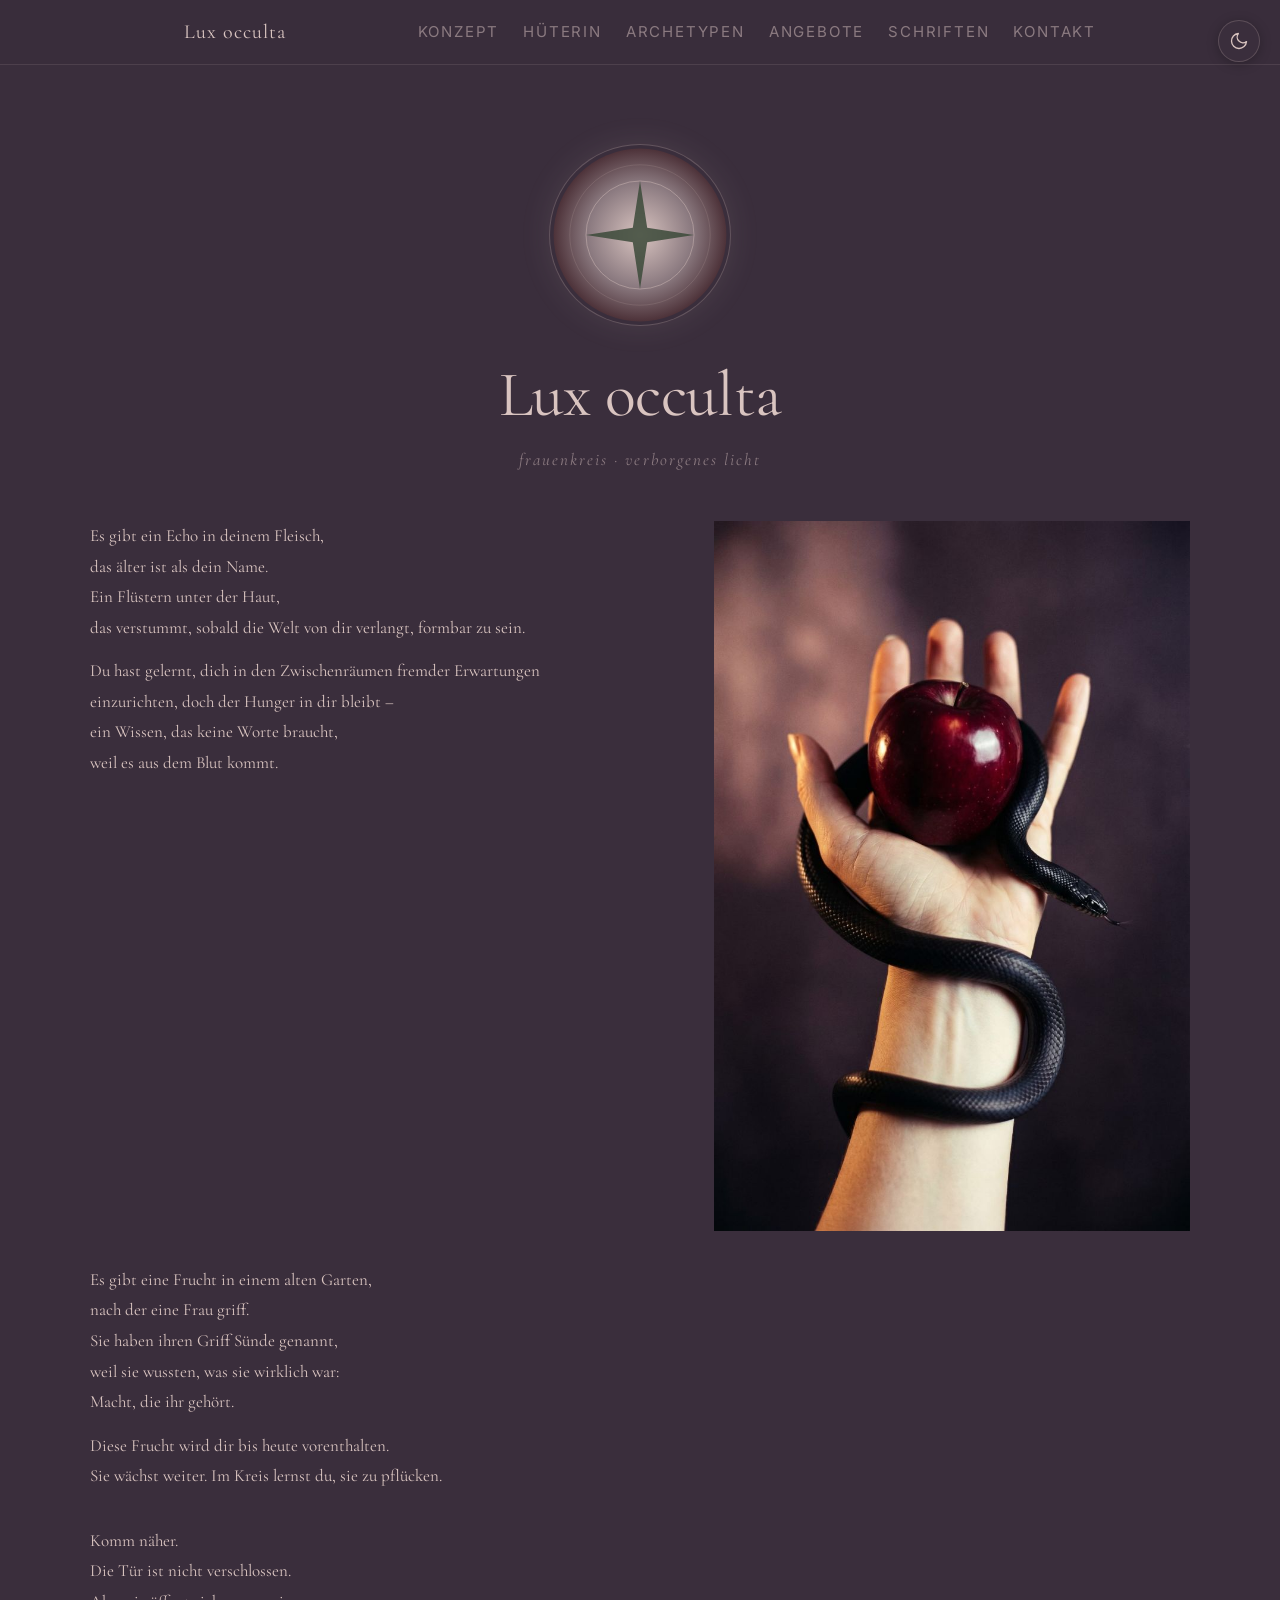
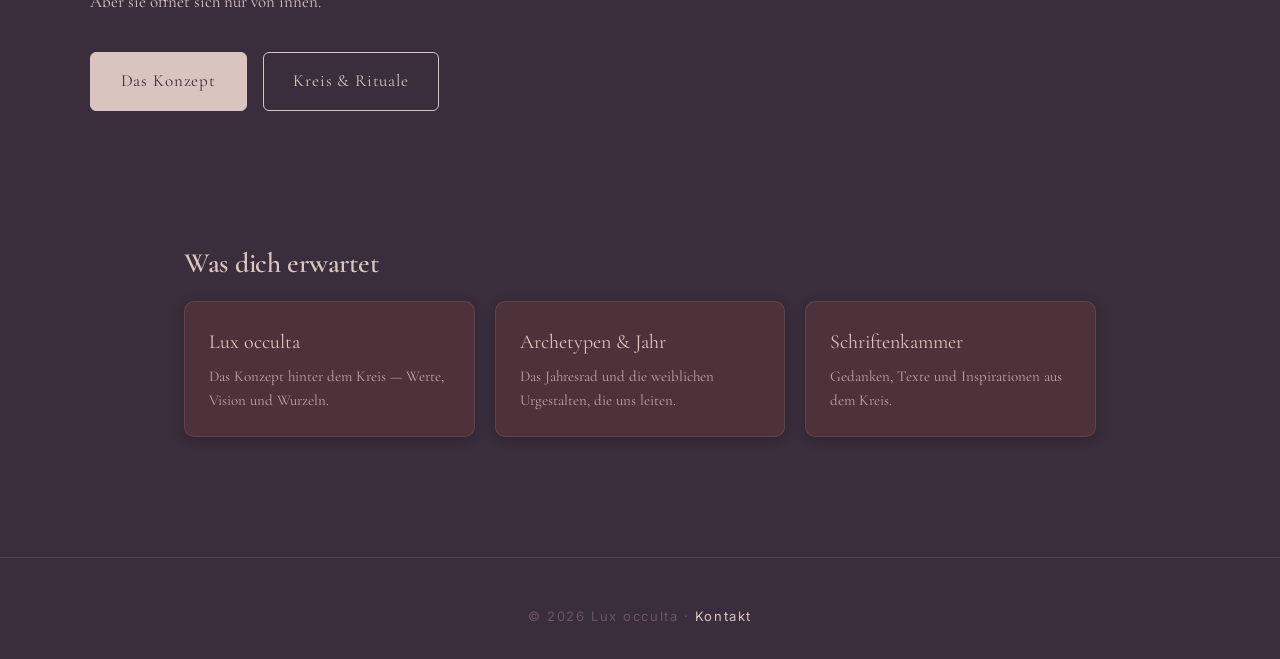
<file: index.html>
<!DOCTYPE html>
<html lang="de">
<head>
  <meta charset="UTF-8" />
  <meta name="viewport" content="width=device-width, initial-scale=1.0" />
  <title>Lux occulta — Frauenkreis</title>
  <meta name="description" content="Lux occulta – ein Frauenkreis für Begegnung, Reflexion und gemeinsames Wachsen." />
  <link rel="preconnect" href="https://fonts.googleapis.com" />
  <link rel="preconnect" href="https://fonts.gstatic.com" crossorigin />
  <link href="https://fonts.googleapis.com/css2?family=Cormorant+Garamond:ital,wght@0,400;0,600;1,400&family=Inter:wght@300;400;500&display=swap" rel="stylesheet" />
  <link rel="stylesheet" href="styles.css" />
  <script src="script.js"></script>
</head>
<body>
  <button class="theme-toggle" id="theme-toggle" aria-label="Farbschema wechseln" title="Farbschema wechseln">
    <svg class="icon-moon" viewBox="0 0 24 24" fill="none" stroke="currentColor" stroke-width="1.6" stroke-linecap="round" stroke-linejoin="round" aria-hidden="true"><path d="M21 12.79A9 9 0 1 1 11.21 3 7 7 0 0 0 21 12.79z" /></svg>
    <svg class="icon-sun" viewBox="0 0 24 24" fill="none" stroke="currentColor" stroke-width="1.6" stroke-linecap="round" stroke-linejoin="round" aria-hidden="true"><circle cx="12" cy="12" r="4" /><path d="M12 2v2M12 20v2M4.93 4.93l1.41 1.41M17.66 17.66l1.41 1.41M2 12h2M20 12h2M4.93 19.07l1.41-1.41M17.66 6.34l1.41-1.41" /></svg>
  </button>

  <nav class="site-nav">
    <div class="nav-inner">
      <a class="nav-brand" href="index.html">Lux occulta</a>
      <ul class="nav-links">
        <li><a href="konzept.html">Konzept</a></li>
        <li><a href="hueterin.html">Hüterin</a></li>
        <li><a href="archetypen.html">Archetypen</a></li>
        <li><a href="angebote.html">Angebote</a></li>
        <li><a href="schriftenkammer.html">Schriften</a></li>
        <li><a href="kontakt.html">Kontakt</a></li>
      </ul>
    </div>
  </nav>

  <main>
    <header class="hero">
      <div class="avatar" aria-label="Avatar Lux occulta">
        <svg viewBox="0 0 200 200" xmlns="http://www.w3.org/2000/svg" role="img" aria-hidden="true">
          <defs>
            <radialGradient id="moonGlow" cx="50%" cy="50%" r="50%">
              <stop offset="0%" style="stop-color: var(--text-primary)" />
              <stop offset="60%" style="stop-color: var(--text-secondary)" />
              <stop offset="100%" style="stop-color: var(--bg-secondary)" />
            </radialGradient>
          </defs>
          <circle cx="100" cy="100" r="96" fill="url(#moonGlow)" />
          <circle class="avatar-ring" cx="100" cy="100" r="60" fill="none" stroke-width="0.8" opacity="0.6" />
          <circle class="avatar-ring" cx="100" cy="100" r="78" fill="none" stroke-width="0.4" opacity="0.4" />
          <path class="avatar-star" d="M100 40 L108 92 L160 100 L108 108 L100 160 L92 108 L40 100 L92 92 Z" opacity="0.85" />
        </svg>
      </div>
      <h1 class="brand">Lux occulta</h1>
      <p class="tagline">Frauenkreis · Verborgenes Licht</p>

      <div class="hero-poem">
        <div class="strophe">
          <p>
            Es gibt ein Echo in deinem Fleisch,<br />
            das älter ist als dein Name.<br />
            Ein Flüstern unter der Haut,<br />
            das verstummt, sobald die Welt von dir verlangt, formbar zu sein.
          </p>
          <p>
            Du hast gelernt, dich in den Zwischenräumen fremder Erwartungen<br />
            einzurichten, doch der Hunger in dir bleibt –<br />
            ein Wissen, das keine Worte braucht,<br />
            weil es aus dem Blut kommt.
          </p>
        </div>

        <div class="strophe">
          <p>
            Es gibt eine Frucht in einem alten Garten,<br />
            nach der eine Frau griff.<br />
            Sie haben ihren Griff Sünde genannt,<br />
            weil sie wussten, was sie wirklich war:<br />
            Macht, die ihr gehört.
          </p>
          <p>
            Diese Frucht wird dir bis heute vorenthalten.<br />
            Sie wächst weiter. Im Kreis lernst du, sie zu pflücken.
          </p>
        </div>

        <picture class="hero-image">
          <img
            src="public/images/apfel-schlange.jpg"
            srcset="public/images/apfel-schlange-800.jpg 800w, public/images/apfel-schlange.jpg 1200w"
            sizes="(max-width: 767px) 100vw, 42vw"
            alt="Hand hält Apfel, schwarze Schlange um das Handgelenk gewunden"
            loading="lazy"
            decoding="async"
            width="1200"
            height="1789"
          />
        </picture>

        <div class="strophe">
          <p>
            Komm näher.<br />
            Die Tür ist nicht verschlossen.<br />
            Aber sie öffnet sich nur von innen.
          </p>
        </div>

        <div class="cta-row">
          <a class="btn-primary" href="konzept.html">Das Konzept</a>
          <a class="btn-secondary" href="angebote.html">Kreis &amp; Rituale</a>
        </div>
      </div>
    </header>

    <div class="container-wide">
      <section>
        <h2>Was dich erwartet</h2>
        <div class="card-grid">
          <a class="card" href="konzept.html">
            <div class="card-title">Lux occulta</div>
            <div class="card-text">Das Konzept hinter dem Kreis — Werte, Vision und Wurzeln.</div>
          </a>
          <a class="card" href="archetypen.html">
            <div class="card-title">Archetypen &amp; Jahr</div>
            <div class="card-text">Das Jahresrad und die weiblichen Urgestalten, die uns leiten.</div>
          </a>
          <a class="card" href="schriftenkammer.html">
            <div class="card-title">Schriftenkammer</div>
            <div class="card-text">Gedanken, Texte und Inspirationen aus dem Kreis.</div>
          </a>
        </div>
      </section>
    </div>
  </main>

  <footer class="site-footer">
    <p>&copy; <span id="year"></span> Lux occulta · <a href="kontakt.html">Kontakt</a></p>
  </footer>
</body>
</html>
</file>
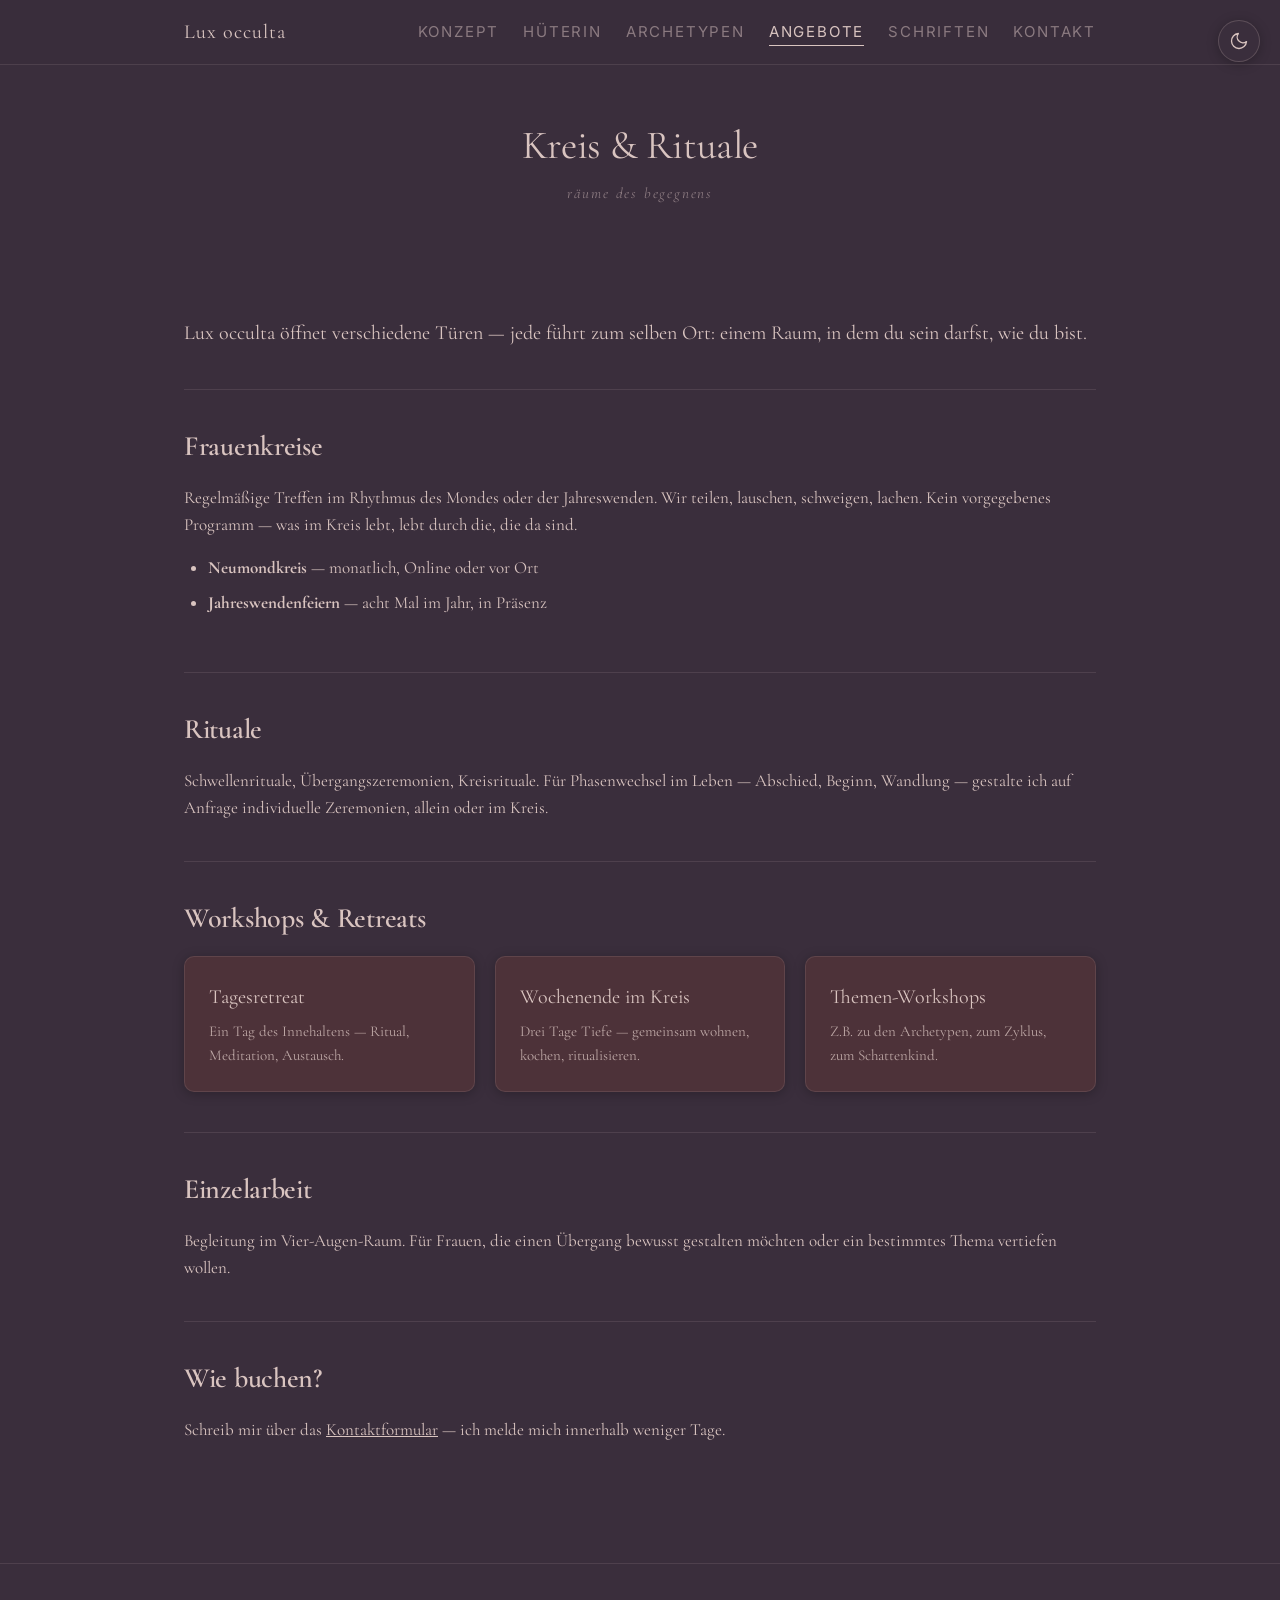
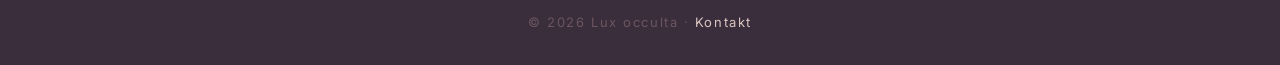
<file: angebote.html>
<!DOCTYPE html>
<html lang="de">
<head>
  <meta charset="UTF-8" />
  <meta name="viewport" content="width=device-width, initial-scale=1.0" />
  <title>Angebote — Lux occulta</title>
  <meta name="description" content="Kreise, Rituale und Begegnungen bei Lux occulta." />
  <link rel="preconnect" href="https://fonts.googleapis.com" />
  <link rel="preconnect" href="https://fonts.gstatic.com" crossorigin />
  <link href="https://fonts.googleapis.com/css2?family=Cormorant+Garamond:ital,wght@0,400;0,600;1,400&family=Inter:wght@300;400;500&display=swap" rel="stylesheet" />
  <link rel="stylesheet" href="styles.css" />
  <script src="script.js"></script>
</head>
<body>
  <button class="theme-toggle" id="theme-toggle" aria-label="Farbschema wechseln" title="Farbschema wechseln">
    <svg class="icon-moon" viewBox="0 0 24 24" fill="none" stroke="currentColor" stroke-width="1.6" stroke-linecap="round" stroke-linejoin="round" aria-hidden="true"><path d="M21 12.79A9 9 0 1 1 11.21 3 7 7 0 0 0 21 12.79z" /></svg>
    <svg class="icon-sun" viewBox="0 0 24 24" fill="none" stroke="currentColor" stroke-width="1.6" stroke-linecap="round" stroke-linejoin="round" aria-hidden="true"><circle cx="12" cy="12" r="4" /><path d="M12 2v2M12 20v2M4.93 4.93l1.41 1.41M17.66 17.66l1.41 1.41M2 12h2M20 12h2M4.93 19.07l1.41-1.41M17.66 6.34l1.41-1.41" /></svg>
  </button>

  <nav class="site-nav">
    <div class="nav-inner">
      <a class="nav-brand" href="index.html">Lux occulta</a>
      <ul class="nav-links">
        <li><a href="konzept.html">Konzept</a></li>
        <li><a href="hueterin.html">Hüterin</a></li>
        <li><a href="archetypen.html">Archetypen</a></li>
        <li><a href="angebote.html">Angebote</a></li>
        <li><a href="schriftenkammer.html">Schriften</a></li>
        <li><a href="kontakt.html">Kontakt</a></li>
      </ul>
    </div>
  </nav>

  <header class="page-header">
    <h1>Kreis &amp; Rituale</h1>
    <p class="subtitle">Räume des Begegnens</p>
  </header>

  <main class="container-wide">
    <section>
      <p class="lead">
        Lux occulta öffnet verschiedene Türen — jede führt zum selben Ort:
        einem Raum, in dem du sein darfst, wie du bist.
      </p>
    </section>

    <section>
      <h2>Frauenkreise</h2>
      <p>
        Regelmäßige Treffen im Rhythmus des Mondes oder der Jahreswenden.
        Wir teilen, lauschen, schweigen, lachen. Kein vorgegebenes Programm —
        was im Kreis lebt, lebt durch die, die da sind.
      </p>
      <ul>
        <li><strong>Neumondkreis</strong> — monatlich, Online oder vor Ort</li>
        <li><strong>Jahreswendenfeiern</strong> — acht Mal im Jahr, in Präsenz</li>
      </ul>
    </section>

    <section>
      <h2>Rituale</h2>
      <p>
        Schwellenrituale, Übergangszeremonien, Kreisrituale.
        Für Phasenwechsel im Leben — Abschied, Beginn, Wandlung — gestalte ich auf
        Anfrage individuelle Zeremonien, allein oder im Kreis.
      </p>
    </section>

    <section>
      <h2>Workshops &amp; Retreats</h2>
      <div class="card-grid">
        <div class="card">
          <div class="card-title">Tagesretreat</div>
          <div class="card-text">Ein Tag des Innehaltens — Ritual, Meditation, Austausch.</div>
        </div>
        <div class="card">
          <div class="card-title">Wochenende im Kreis</div>
          <div class="card-text">Drei Tage Tiefe — gemeinsam wohnen, kochen, ritualisieren.</div>
        </div>
        <div class="card">
          <div class="card-title">Themen-Workshops</div>
          <div class="card-text">Z.B. zu den Archetypen, zum Zyklus, zum Schattenkind.</div>
        </div>
      </div>
    </section>

    <section>
      <h2>Einzelarbeit</h2>
      <p>
        Begleitung im Vier-Augen-Raum. Für Frauen, die einen Übergang bewusst
        gestalten möchten oder ein bestimmtes Thema vertiefen wollen.
      </p>
    </section>

    <section>
      <h2>Wie buchen?</h2>
      <p>
        Schreib mir über das <a href="kontakt.html">Kontaktformular</a> —
        ich melde mich innerhalb weniger Tage.
      </p>
    </section>
  </main>

  <footer class="site-footer">
    <p>&copy; <span id="year"></span> Lux occulta · <a href="kontakt.html">Kontakt</a></p>
  </footer>
</body>
</html>
</file>
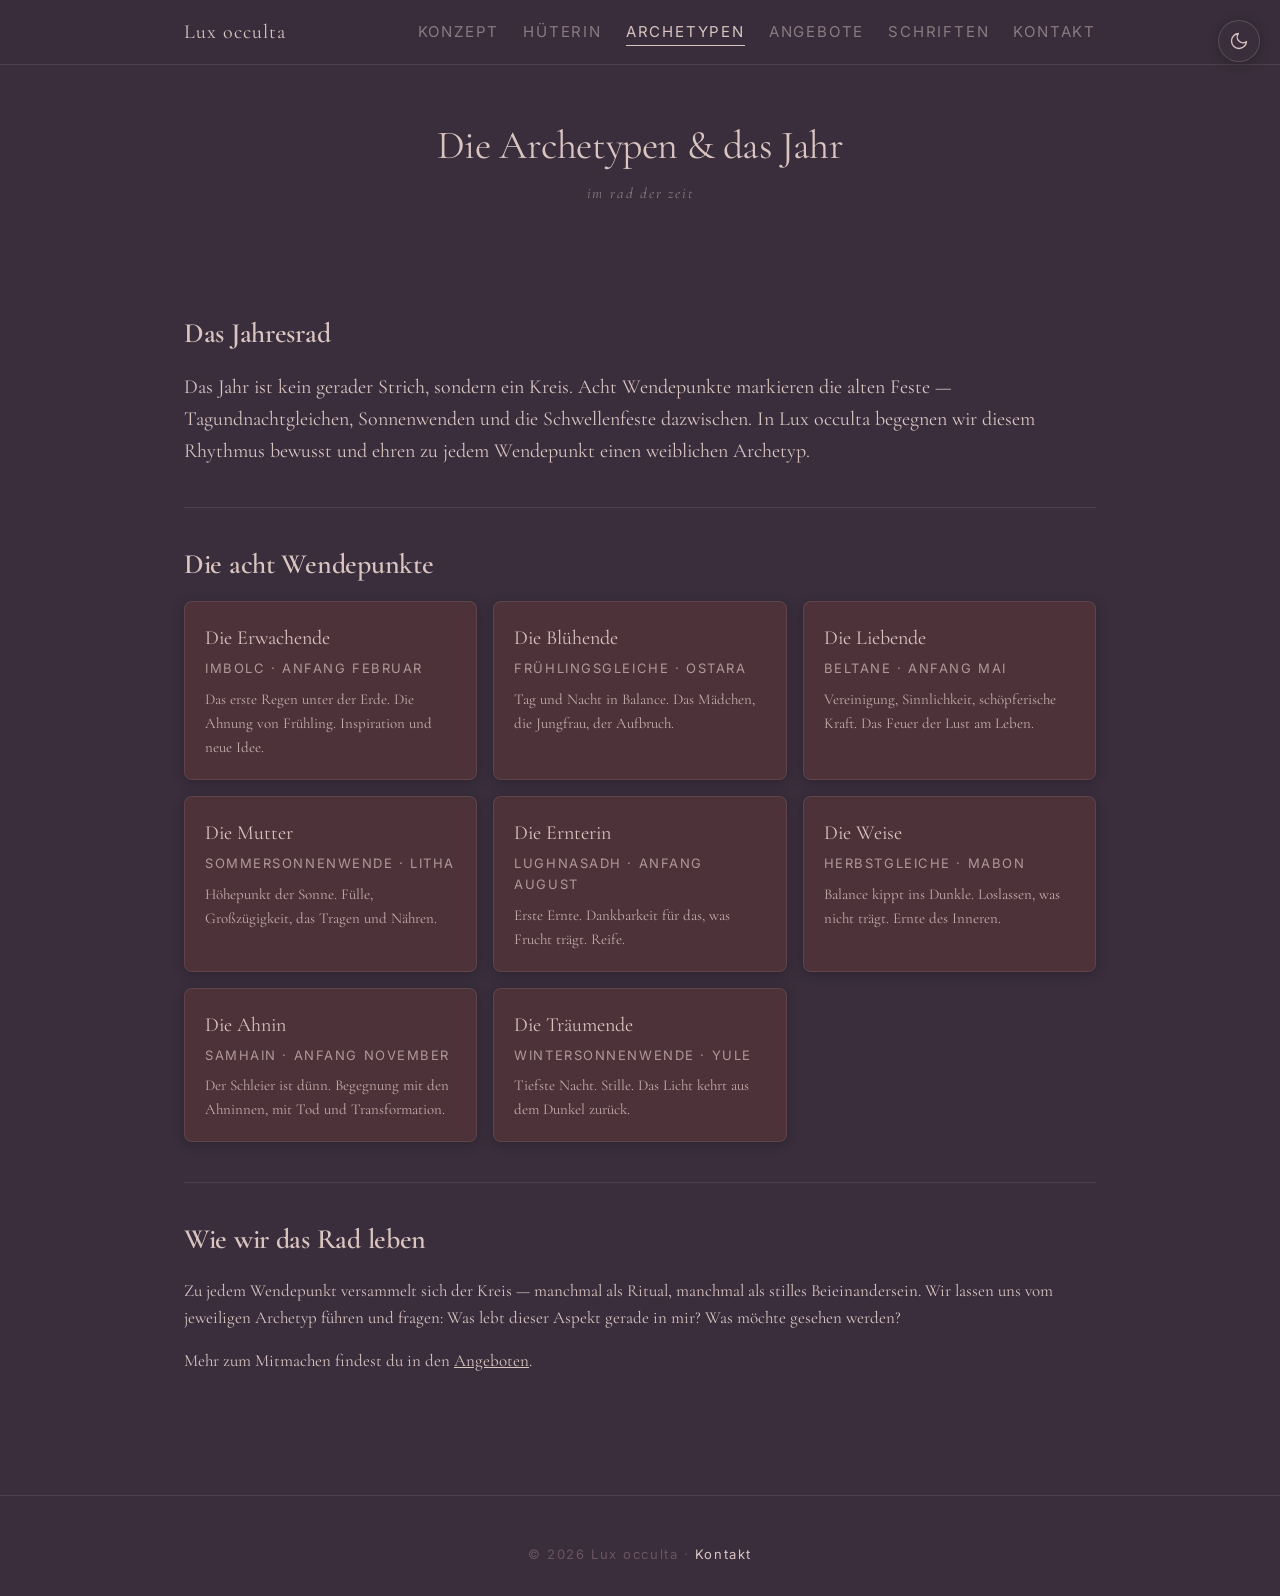
<file: archetypen.html>
<!DOCTYPE html>
<html lang="de">
<head>
  <meta charset="UTF-8" />
  <meta name="viewport" content="width=device-width, initial-scale=1.0" />
  <title>Archetypen &amp; Jahresrad — Lux occulta</title>
  <meta name="description" content="Die weiblichen Archetypen und das Jahresrad bei Lux occulta." />
  <link rel="preconnect" href="https://fonts.googleapis.com" />
  <link rel="preconnect" href="https://fonts.gstatic.com" crossorigin />
  <link href="https://fonts.googleapis.com/css2?family=Cormorant+Garamond:ital,wght@0,400;0,600;1,400&family=Inter:wght@300;400;500&display=swap" rel="stylesheet" />
  <link rel="stylesheet" href="styles.css" />
  <script src="script.js"></script>
</head>
<body>
  <button class="theme-toggle" id="theme-toggle" aria-label="Farbschema wechseln" title="Farbschema wechseln">
    <svg class="icon-moon" viewBox="0 0 24 24" fill="none" stroke="currentColor" stroke-width="1.6" stroke-linecap="round" stroke-linejoin="round" aria-hidden="true"><path d="M21 12.79A9 9 0 1 1 11.21 3 7 7 0 0 0 21 12.79z" /></svg>
    <svg class="icon-sun" viewBox="0 0 24 24" fill="none" stroke="currentColor" stroke-width="1.6" stroke-linecap="round" stroke-linejoin="round" aria-hidden="true"><circle cx="12" cy="12" r="4" /><path d="M12 2v2M12 20v2M4.93 4.93l1.41 1.41M17.66 17.66l1.41 1.41M2 12h2M20 12h2M4.93 19.07l1.41-1.41M17.66 6.34l1.41-1.41" /></svg>
  </button>

  <nav class="site-nav">
    <div class="nav-inner">
      <a class="nav-brand" href="index.html">Lux occulta</a>
      <ul class="nav-links">
        <li><a href="konzept.html">Konzept</a></li>
        <li><a href="hueterin.html">Hüterin</a></li>
        <li><a href="archetypen.html">Archetypen</a></li>
        <li><a href="angebote.html">Angebote</a></li>
        <li><a href="schriftenkammer.html">Schriften</a></li>
        <li><a href="kontakt.html">Kontakt</a></li>
      </ul>
    </div>
  </nav>

  <header class="page-header">
    <h1>Die Archetypen &amp; das Jahr</h1>
    <p class="subtitle">Im Rad der Zeit</p>
  </header>

  <main class="container-wide">
    <section>
      <h2>Das Jahresrad</h2>
      <p class="lead">
        Das Jahr ist kein gerader Strich, sondern ein Kreis. Acht Wendepunkte
        markieren die alten Feste — Tagundnachtgleichen, Sonnenwenden und die Schwellenfeste
        dazwischen. In Lux occulta begegnen wir diesem Rhythmus bewusst und ehren
        zu jedem Wendepunkt einen weiblichen Archetyp.
      </p>
    </section>

    <section>
      <h2>Die acht Wendepunkte</h2>
      <ul class="archetype-list">
        <li class="archetype">
          <div class="archetype-name">Die Erwachende</div>
          <div class="archetype-season">Imbolc · Anfang Februar</div>
          <div class="archetype-desc">Das erste Regen unter der Erde. Die Ahnung von Frühling. Inspiration und neue Idee.</div>
        </li>
        <li class="archetype">
          <div class="archetype-name">Die Blühende</div>
          <div class="archetype-season">Frühlingsgleiche · Ostara</div>
          <div class="archetype-desc">Tag und Nacht in Balance. Das Mädchen, die Jungfrau, der Aufbruch.</div>
        </li>
        <li class="archetype">
          <div class="archetype-name">Die Liebende</div>
          <div class="archetype-season">Beltane · Anfang Mai</div>
          <div class="archetype-desc">Vereinigung, Sinnlichkeit, schöpferische Kraft. Das Feuer der Lust am Leben.</div>
        </li>
        <li class="archetype">
          <div class="archetype-name">Die Mutter</div>
          <div class="archetype-season">Sommersonnenwende · Litha</div>
          <div class="archetype-desc">Höhepunkt der Sonne. Fülle, Großzügigkeit, das Tragen und Nähren.</div>
        </li>
        <li class="archetype">
          <div class="archetype-name">Die Ernterin</div>
          <div class="archetype-season">Lughnasadh · Anfang August</div>
          <div class="archetype-desc">Erste Ernte. Dankbarkeit für das, was Frucht trägt. Reife.</div>
        </li>
        <li class="archetype">
          <div class="archetype-name">Die Weise</div>
          <div class="archetype-season">Herbstgleiche · Mabon</div>
          <div class="archetype-desc">Balance kippt ins Dunkle. Loslassen, was nicht trägt. Ernte des Inneren.</div>
        </li>
        <li class="archetype">
          <div class="archetype-name">Die Ahnin</div>
          <div class="archetype-season">Samhain · Anfang November</div>
          <div class="archetype-desc">Der Schleier ist dünn. Begegnung mit den Ahninnen, mit Tod und Transformation.</div>
        </li>
        <li class="archetype">
          <div class="archetype-name">Die Träumende</div>
          <div class="archetype-season">Wintersonnenwende · Yule</div>
          <div class="archetype-desc">Tiefste Nacht. Stille. Das Licht kehrt aus dem Dunkel zurück.</div>
        </li>
      </ul>
    </section>

    <section>
      <h2>Wie wir das Rad leben</h2>
      <p>
        Zu jedem Wendepunkt versammelt sich der Kreis — manchmal als Ritual, manchmal
        als stilles Beieinandersein. Wir lassen uns vom jeweiligen Archetyp führen und
        fragen: Was lebt dieser Aspekt gerade in mir? Was möchte gesehen werden?
      </p>
      <p>
        Mehr zum Mitmachen findest du in den <a href="angebote.html">Angeboten</a>.
      </p>
    </section>
  </main>

  <footer class="site-footer">
    <p>&copy; <span id="year"></span> Lux occulta · <a href="kontakt.html">Kontakt</a></p>
  </footer>
</body>
</html>
</file>
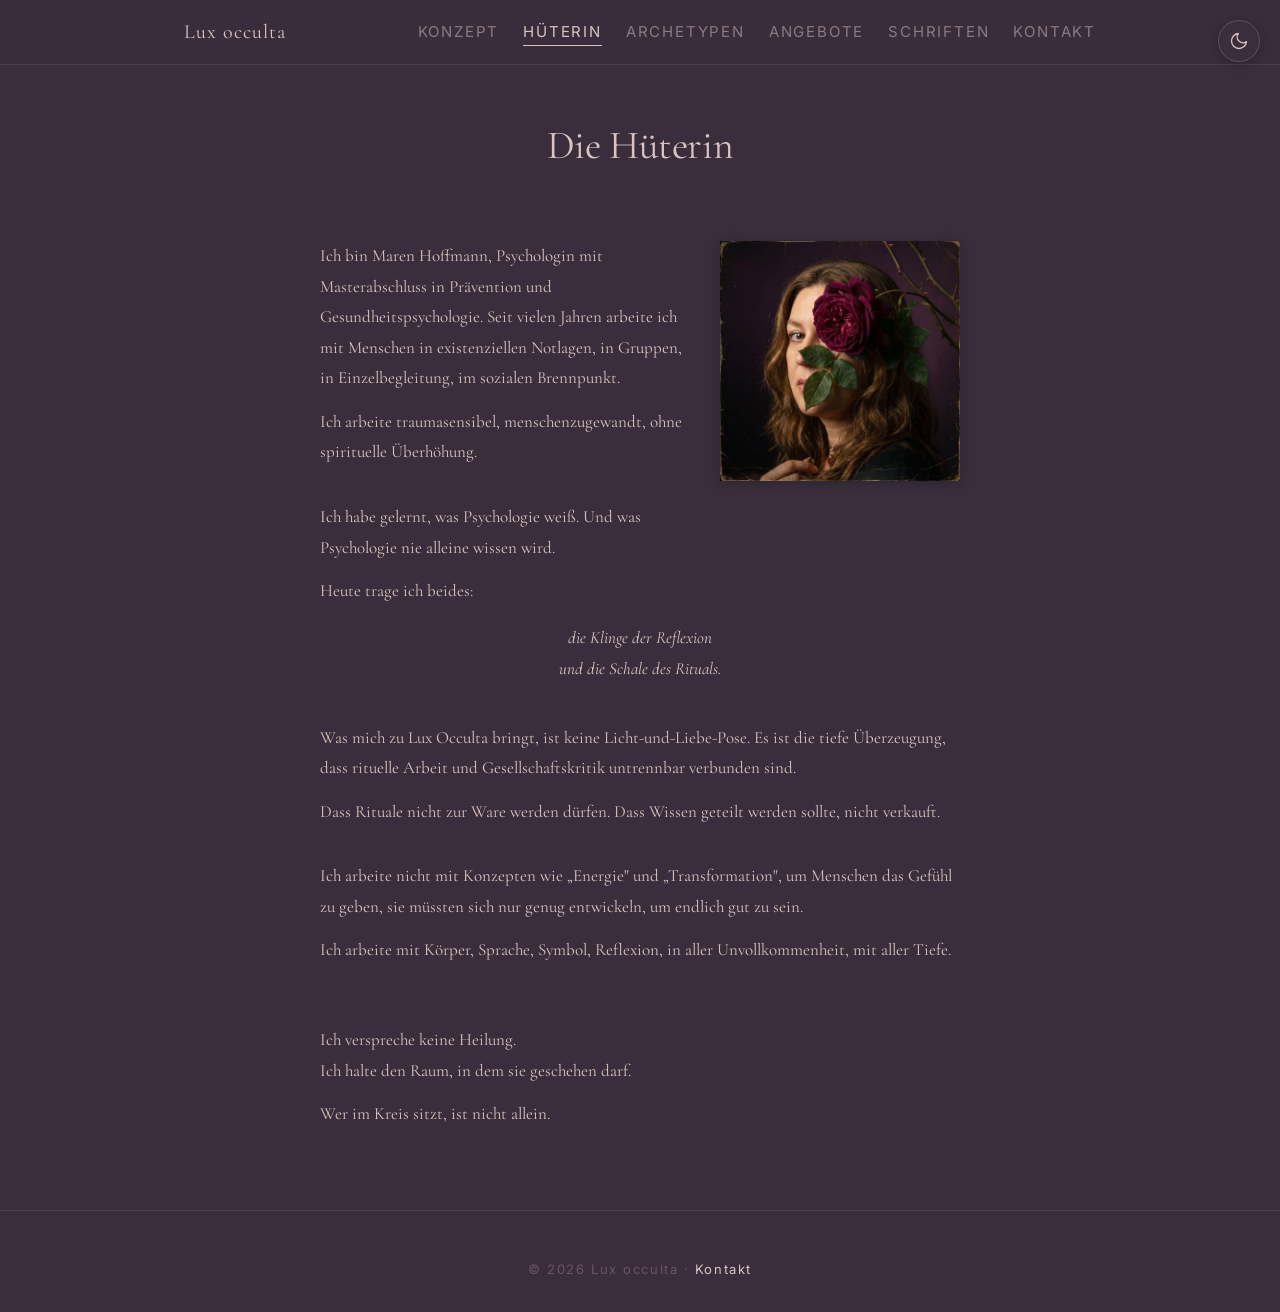
<file: hueterin.html>
<!DOCTYPE html>
<html lang="de">
<head>
  <meta charset="UTF-8" />
  <meta name="viewport" content="width=device-width, initial-scale=1.0" />
  <title>Die Hüterin — Lux occulta</title>
  <meta name="description" content="Über die Hüterin von Lux occulta." />
  <link rel="preconnect" href="https://fonts.googleapis.com" />
  <link rel="preconnect" href="https://fonts.gstatic.com" crossorigin />
  <link href="https://fonts.googleapis.com/css2?family=Cormorant+Garamond:ital,wght@0,400;0,600;1,400&family=Inter:wght@300;400;500&display=swap" rel="stylesheet" />
  <link rel="stylesheet" href="styles.css" />
  <script src="script.js"></script>
</head>
<body>
  <button class="theme-toggle" id="theme-toggle" aria-label="Farbschema wechseln" title="Farbschema wechseln">
    <svg class="icon-moon" viewBox="0 0 24 24" fill="none" stroke="currentColor" stroke-width="1.6" stroke-linecap="round" stroke-linejoin="round" aria-hidden="true"><path d="M21 12.79A9 9 0 1 1 11.21 3 7 7 0 0 0 21 12.79z" /></svg>
    <svg class="icon-sun" viewBox="0 0 24 24" fill="none" stroke="currentColor" stroke-width="1.6" stroke-linecap="round" stroke-linejoin="round" aria-hidden="true"><circle cx="12" cy="12" r="4" /><path d="M12 2v2M12 20v2M4.93 4.93l1.41 1.41M17.66 17.66l1.41 1.41M2 12h2M20 12h2M4.93 19.07l1.41-1.41M17.66 6.34l1.41-1.41" /></svg>
  </button>

  <nav class="site-nav">
    <div class="nav-inner">
      <a class="nav-brand" href="index.html">Lux occulta</a>
      <ul class="nav-links">
        <li><a href="konzept.html">Konzept</a></li>
        <li><a href="hueterin.html">Hüterin</a></li>
        <li><a href="archetypen.html">Archetypen</a></li>
        <li><a href="angebote.html">Angebote</a></li>
        <li><a href="schriftenkammer.html">Schriften</a></li>
        <li><a href="kontakt.html">Kontakt</a></li>
      </ul>
    </div>
  </nav>

  <header class="page-header">
    <h1>Die Hüterin</h1>
  </header>

  <main class="container">
    <div class="page-poem">
      <picture class="page-portrait">
        <img
          src="public/images/hueterin-portrait.jpg"
          srcset="public/images/hueterin-portrait-500.jpg 500w, public/images/hueterin-portrait.jpg 800w"
          sizes="(max-width: 767px) 100vw, 240px"
          alt="Maren Hoffmann, Hüterin von Lux Occulta, Porträt mit Rose"
          loading="lazy"
          decoding="async"
          width="800"
          height="800"
        />
      </picture>

      <div class="strophe">
        <p>
          Ich bin Maren Hoffmann, Psychologin mit Masterabschluss in
          Prävention und Gesundheitspsychologie. Seit vielen Jahren arbeite
          ich mit Menschen in existenziellen Notlagen, in Gruppen,
          in Einzelbegleitung, im sozialen Brennpunkt.
        </p>
        <p>
          Ich arbeite traumasensibel, menschenzugewandt,
          ohne spirituelle Überhöhung.
        </p>
      </div>

      <div class="strophe">
        <p>
          Ich habe gelernt, was Psychologie weiß.
          Und was Psychologie nie alleine wissen wird.
        </p>
        <p>Heute trage ich beides:</p>
        <p class="pull-quote">
          die Klinge der Reflexion<br />
          und die Schale des Rituals.
        </p>
      </div>

      <div class="strophe">
        <p>
          Was mich zu Lux Occulta bringt, ist keine Licht-und-Liebe-Pose.
          Es ist die tiefe Überzeugung, dass rituelle Arbeit und
          Gesellschaftskritik untrennbar verbunden sind.
        </p>
        <p>
          Dass Rituale nicht zur Ware werden dürfen.
          Dass Wissen geteilt werden sollte, nicht verkauft.
        </p>
      </div>

      <div class="strophe">
        <p>
          Ich arbeite nicht mit Konzepten wie „Energie" und „Transformation",
          um Menschen das Gefühl zu geben, sie müssten sich nur genug
          entwickeln, um endlich gut zu sein.
        </p>
        <p>
          Ich arbeite mit Körper, Sprache, Symbol, Reflexion,
          in aller Unvollkommenheit, mit aller Tiefe.
        </p>
      </div>

      <div class="strophe strophe-final">
        <p>
          Ich verspreche keine Heilung.<br />
          Ich halte den Raum, in dem sie geschehen darf.
        </p>
        <p>Wer im Kreis sitzt, ist nicht allein.</p>
      </div>
    </div>
  </main>

  <footer class="site-footer">
    <p>&copy; <span id="year"></span> Lux occulta · <a href="kontakt.html">Kontakt</a></p>
  </footer>
</body>
</html>
</file>
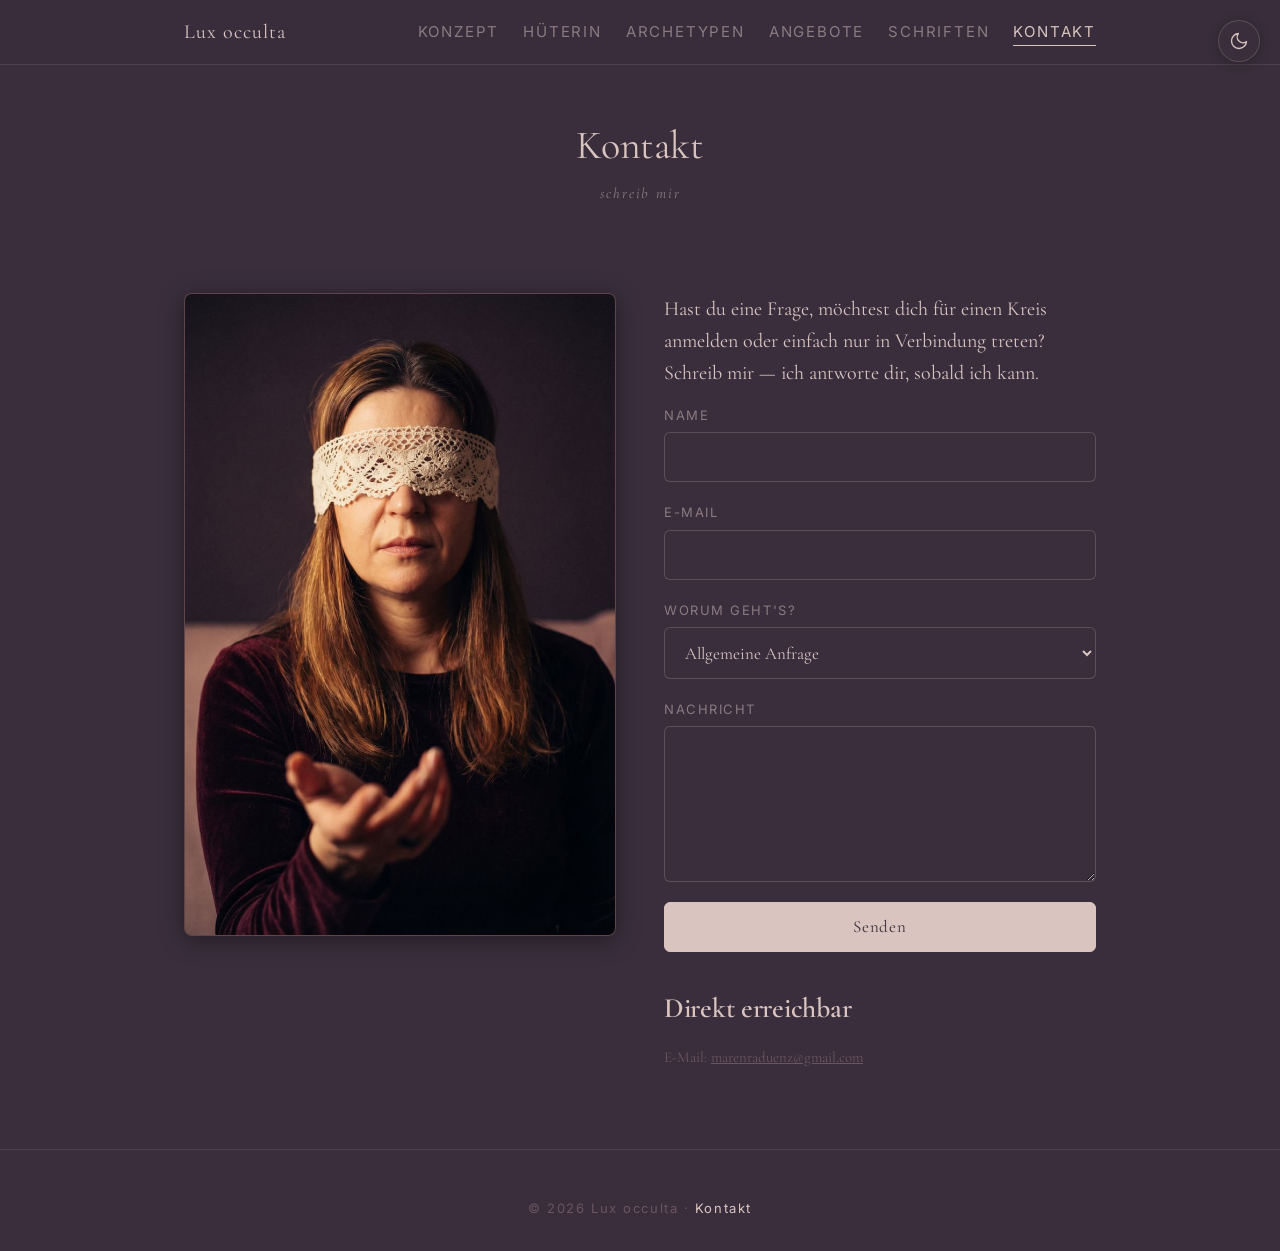
<file: kontakt.html>
<!DOCTYPE html>
<html lang="de">
<head>
  <meta charset="UTF-8" />
  <meta name="viewport" content="width=device-width, initial-scale=1.0" />
  <title>Kontakt — Lux occulta</title>
  <meta name="description" content="Schreib uns — Kontakt zu Lux occulta." />
  <link rel="preconnect" href="https://fonts.googleapis.com" />
  <link rel="preconnect" href="https://fonts.gstatic.com" crossorigin />
  <link href="https://fonts.googleapis.com/css2?family=Cormorant+Garamond:ital,wght@0,400;0,600;1,400&family=Inter:wght@300;400;500&display=swap" rel="stylesheet" />
  <link rel="stylesheet" href="styles.css" />
  <script src="script.js"></script>
</head>
<body>
  <button class="theme-toggle" id="theme-toggle" aria-label="Farbschema wechseln" title="Farbschema wechseln">
    <svg class="icon-moon" viewBox="0 0 24 24" fill="none" stroke="currentColor" stroke-width="1.6" stroke-linecap="round" stroke-linejoin="round" aria-hidden="true"><path d="M21 12.79A9 9 0 1 1 11.21 3 7 7 0 0 0 21 12.79z" /></svg>
    <svg class="icon-sun" viewBox="0 0 24 24" fill="none" stroke="currentColor" stroke-width="1.6" stroke-linecap="round" stroke-linejoin="round" aria-hidden="true"><circle cx="12" cy="12" r="4" /><path d="M12 2v2M12 20v2M4.93 4.93l1.41 1.41M17.66 17.66l1.41 1.41M2 12h2M20 12h2M4.93 19.07l1.41-1.41M17.66 6.34l1.41-1.41" /></svg>
  </button>

  <nav class="site-nav">
    <div class="nav-inner">
      <a class="nav-brand" href="index.html">Lux occulta</a>
      <ul class="nav-links">
        <li><a href="konzept.html">Konzept</a></li>
        <li><a href="hueterin.html">Hüterin</a></li>
        <li><a href="archetypen.html">Archetypen</a></li>
        <li><a href="angebote.html">Angebote</a></li>
        <li><a href="schriftenkammer.html">Schriften</a></li>
        <li><a href="kontakt.html">Kontakt</a></li>
      </ul>
    </div>
  </nav>

  <header class="page-header">
    <h1>Kontakt</h1>
    <p class="subtitle">Schreib mir</p>
  </header>

  <main class="container-wide">
    <div class="contact-layout">
      <figure class="contact-image">
        <picture>
          <!-- WebP-Variante kann nachträglich generiert und hier aktiviert werden:
               <source type="image/webp" srcset="public/images/kontakt-hueterin.webp" /> -->
          <img
            src="public/images/kontakt-hueterin.jpg"
            srcset="public/images/kontakt-hueterin-800.jpg 800w, public/images/kontakt-hueterin.jpg 1200w"
            sizes="(max-width: 768px) 100vw, 50vw"
            alt="Hüterin mit Spitzenbinde, Hand zur Begegnung ausgestreckt"
            loading="lazy"
            decoding="async"
            width="1200"
            height="1789"
          />
        </picture>
      </figure>

      <div class="contact-content">
        <p class="lead">
          Hast du eine Frage, möchtest dich für einen Kreis anmelden oder einfach
          nur in Verbindung treten? Schreib mir — ich antworte dir, sobald ich kann.
        </p>

        <form id="contact-form" action="mailto:marenraduenz@gmail.com" method="post" enctype="text/plain">
          <label>
            <span>Name</span>
            <input type="text" name="name" required autocomplete="name" />
          </label>
          <label>
            <span>E-Mail</span>
            <input type="email" name="email" required autocomplete="email" />
          </label>
          <label>
            <span>Worum geht's?</span>
            <select name="anliegen">
              <option>Allgemeine Anfrage</option>
              <option>Anmeldung Kreis</option>
              <option>Ritual / Einzelarbeit</option>
              <option>Workshop / Retreat</option>
              <option>Sonstiges</option>
            </select>
          </label>
          <label>
            <span>Nachricht</span>
            <textarea name="nachricht" rows="6" required></textarea>
          </label>
          <button class="btn-primary" type="submit">Senden</button>
        </form>

        <h2 style="margin-top: 2.5rem;">Direkt erreichbar</h2>
        <p class="muted">
          E-Mail: <a href="mailto:marenraduenz@gmail.com">marenraduenz@gmail.com</a>
        </p>
      </div>
    </div>
  </main>

  <footer class="site-footer">
    <p>&copy; <span id="year"></span> Lux occulta · <a href="kontakt.html">Kontakt</a></p>
  </footer>
</body>
</html>
</file>
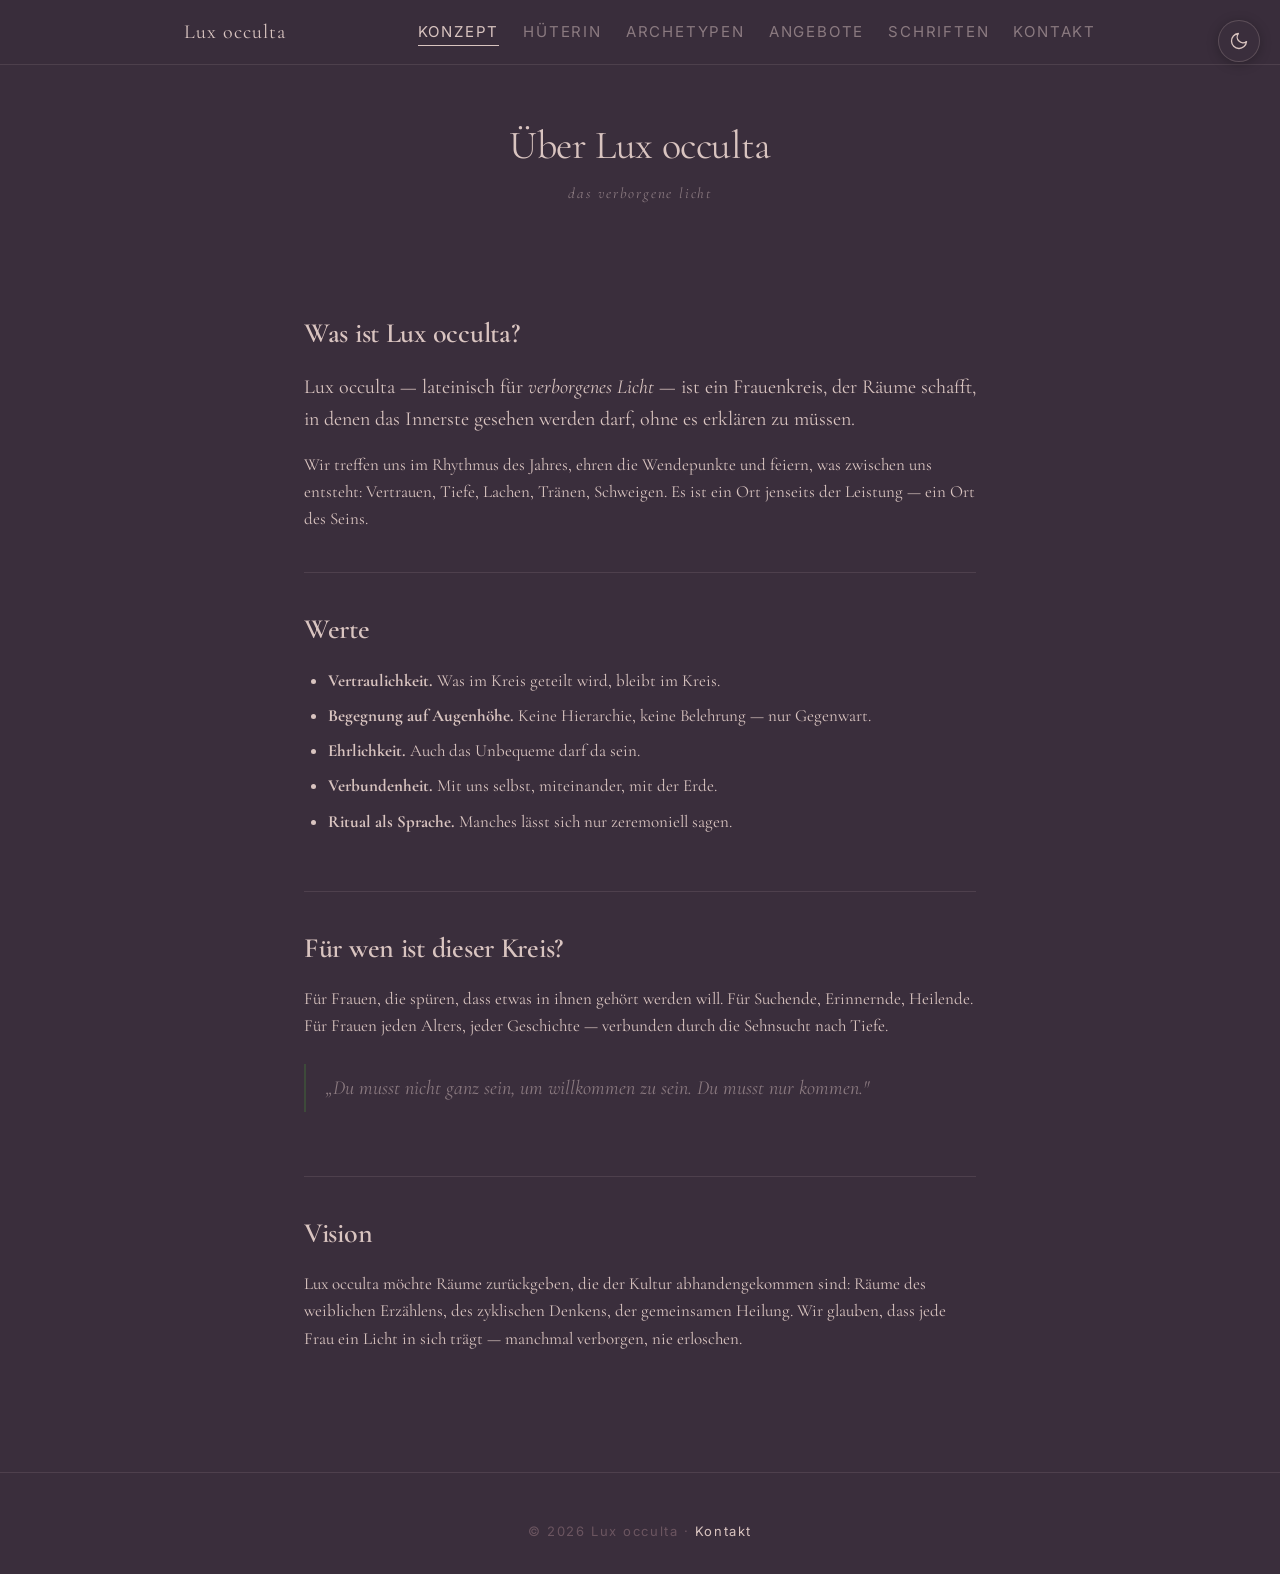
<file: konzept.html>
<!DOCTYPE html>
<html lang="de">
<head>
  <meta charset="UTF-8" />
  <meta name="viewport" content="width=device-width, initial-scale=1.0" />
  <title>Konzept — Lux occulta</title>
  <meta name="description" content="Über Lux occulta – das Konzept hinter dem Frauenkreis." />
  <link rel="preconnect" href="https://fonts.googleapis.com" />
  <link rel="preconnect" href="https://fonts.gstatic.com" crossorigin />
  <link href="https://fonts.googleapis.com/css2?family=Cormorant+Garamond:ital,wght@0,400;0,600;1,400&family=Inter:wght@300;400;500&display=swap" rel="stylesheet" />
  <link rel="stylesheet" href="styles.css" />
  <script src="script.js"></script>
</head>
<body>
  <button class="theme-toggle" id="theme-toggle" aria-label="Farbschema wechseln" title="Farbschema wechseln">
    <svg class="icon-moon" viewBox="0 0 24 24" fill="none" stroke="currentColor" stroke-width="1.6" stroke-linecap="round" stroke-linejoin="round" aria-hidden="true"><path d="M21 12.79A9 9 0 1 1 11.21 3 7 7 0 0 0 21 12.79z" /></svg>
    <svg class="icon-sun" viewBox="0 0 24 24" fill="none" stroke="currentColor" stroke-width="1.6" stroke-linecap="round" stroke-linejoin="round" aria-hidden="true"><circle cx="12" cy="12" r="4" /><path d="M12 2v2M12 20v2M4.93 4.93l1.41 1.41M17.66 17.66l1.41 1.41M2 12h2M20 12h2M4.93 19.07l1.41-1.41M17.66 6.34l1.41-1.41" /></svg>
  </button>

  <nav class="site-nav">
    <div class="nav-inner">
      <a class="nav-brand" href="index.html">Lux occulta</a>
      <ul class="nav-links">
        <li><a href="konzept.html">Konzept</a></li>
        <li><a href="hueterin.html">Hüterin</a></li>
        <li><a href="archetypen.html">Archetypen</a></li>
        <li><a href="angebote.html">Angebote</a></li>
        <li><a href="schriftenkammer.html">Schriften</a></li>
        <li><a href="kontakt.html">Kontakt</a></li>
      </ul>
    </div>
  </nav>

  <header class="page-header">
    <h1>Über Lux occulta</h1>
    <p class="subtitle">Das verborgene Licht</p>
  </header>

  <main class="container">
    <section>
      <h2>Was ist Lux occulta?</h2>
      <p class="lead">
        Lux occulta — lateinisch für <em>verborgenes Licht</em> — ist ein Frauenkreis,
        der Räume schafft, in denen das Innerste gesehen werden darf, ohne es erklären
        zu müssen.
      </p>
      <p>
        Wir treffen uns im Rhythmus des Jahres, ehren die Wendepunkte und feiern,
        was zwischen uns entsteht: Vertrauen, Tiefe, Lachen, Tränen, Schweigen.
        Es ist ein Ort jenseits der Leistung — ein Ort des Seins.
      </p>
    </section>

    <section>
      <h2>Werte</h2>
      <ul>
        <li><strong>Vertraulichkeit.</strong> Was im Kreis geteilt wird, bleibt im Kreis.</li>
        <li><strong>Begegnung auf Augenhöhe.</strong> Keine Hierarchie, keine Belehrung — nur Gegenwart.</li>
        <li><strong>Ehrlichkeit.</strong> Auch das Unbequeme darf da sein.</li>
        <li><strong>Verbundenheit.</strong> Mit uns selbst, miteinander, mit der Erde.</li>
        <li><strong>Ritual als Sprache.</strong> Manches lässt sich nur zeremoniell sagen.</li>
      </ul>
    </section>

    <section>
      <h2>Für wen ist dieser Kreis?</h2>
      <p>
        Für Frauen, die spüren, dass etwas in ihnen gehört werden will.
        Für Suchende, Erinnernde, Heilende. Für Frauen jeden Alters, jeder Geschichte —
        verbunden durch die Sehnsucht nach Tiefe.
      </p>
      <blockquote>
        „Du musst nicht ganz sein, um willkommen zu sein. Du musst nur kommen."
      </blockquote>
    </section>

    <section>
      <h2>Vision</h2>
      <p>
        Lux occulta möchte Räume zurückgeben, die der Kultur abhandengekommen sind:
        Räume des weiblichen Erzählens, des zyklischen Denkens, der gemeinsamen Heilung.
        Wir glauben, dass jede Frau ein Licht in sich trägt — manchmal verborgen,
        nie erloschen.
      </p>
    </section>
  </main>

  <footer class="site-footer">
    <p>&copy; <span id="year"></span> Lux occulta · <a href="kontakt.html">Kontakt</a></p>
  </footer>
</body>
</html>
</file>
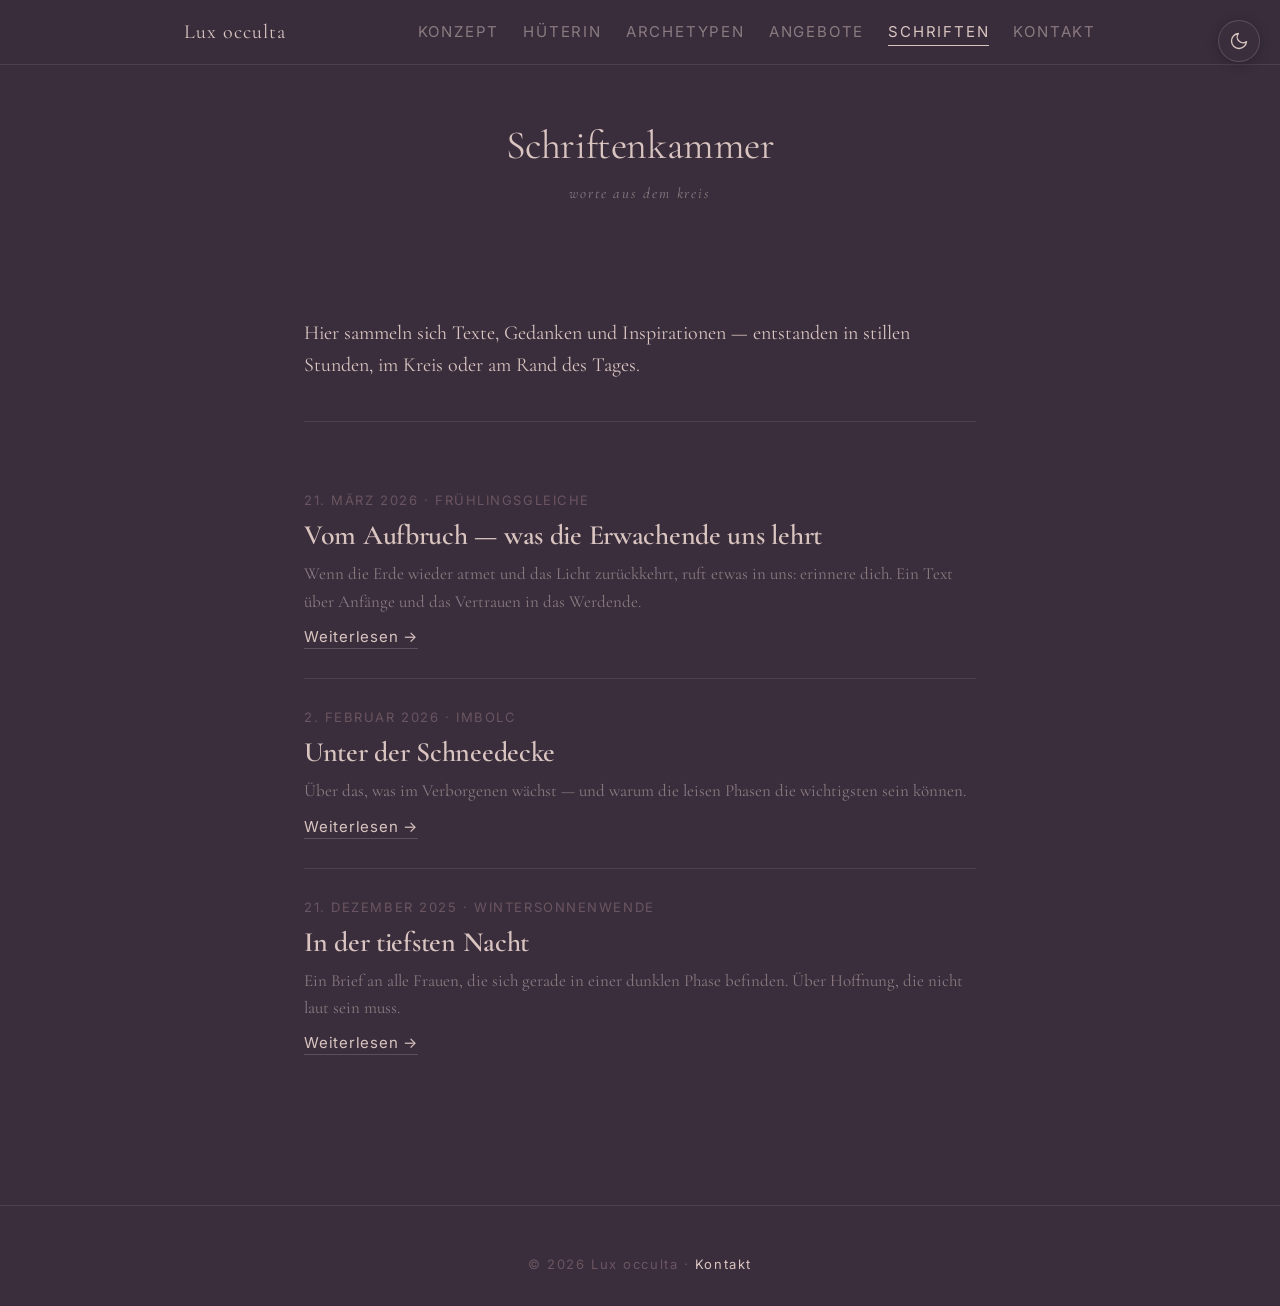
<file: schriftenkammer.html>
<!DOCTYPE html>
<html lang="de">
<head>
  <meta charset="UTF-8" />
  <meta name="viewport" content="width=device-width, initial-scale=1.0" />
  <title>Schriftenkammer — Lux occulta</title>
  <meta name="description" content="Texte, Gedanken und Inspirationen aus dem Kreis Lux occulta." />
  <link rel="preconnect" href="https://fonts.googleapis.com" />
  <link rel="preconnect" href="https://fonts.gstatic.com" crossorigin />
  <link href="https://fonts.googleapis.com/css2?family=Cormorant+Garamond:ital,wght@0,400;0,600;1,400&family=Inter:wght@300;400;500&display=swap" rel="stylesheet" />
  <link rel="stylesheet" href="styles.css" />
  <script src="script.js"></script>
</head>
<body>
  <button class="theme-toggle" id="theme-toggle" aria-label="Farbschema wechseln" title="Farbschema wechseln">
    <svg class="icon-moon" viewBox="0 0 24 24" fill="none" stroke="currentColor" stroke-width="1.6" stroke-linecap="round" stroke-linejoin="round" aria-hidden="true"><path d="M21 12.79A9 9 0 1 1 11.21 3 7 7 0 0 0 21 12.79z" /></svg>
    <svg class="icon-sun" viewBox="0 0 24 24" fill="none" stroke="currentColor" stroke-width="1.6" stroke-linecap="round" stroke-linejoin="round" aria-hidden="true"><circle cx="12" cy="12" r="4" /><path d="M12 2v2M12 20v2M4.93 4.93l1.41 1.41M17.66 17.66l1.41 1.41M2 12h2M20 12h2M4.93 19.07l1.41-1.41M17.66 6.34l1.41-1.41" /></svg>
  </button>

  <nav class="site-nav">
    <div class="nav-inner">
      <a class="nav-brand" href="index.html">Lux occulta</a>
      <ul class="nav-links">
        <li><a href="konzept.html">Konzept</a></li>
        <li><a href="hueterin.html">Hüterin</a></li>
        <li><a href="archetypen.html">Archetypen</a></li>
        <li><a href="angebote.html">Angebote</a></li>
        <li><a href="schriftenkammer.html">Schriften</a></li>
        <li><a href="kontakt.html">Kontakt</a></li>
      </ul>
    </div>
  </nav>

  <header class="page-header">
    <h1>Schriftenkammer</h1>
    <p class="subtitle">Worte aus dem Kreis</p>
  </header>

  <main class="container">
    <section>
      <p class="lead">
        Hier sammeln sich Texte, Gedanken und Inspirationen — entstanden in stillen
        Stunden, im Kreis oder am Rand des Tages.
      </p>
    </section>

    <section>
      <ul class="post-list">
        <li class="post">
          <div class="post-meta">21. März 2026 · Frühlingsgleiche</div>
          <h2 class="post-title"><a href="#">Vom Aufbruch — was die Erwachende uns lehrt</a></h2>
          <p class="post-excerpt">
            Wenn die Erde wieder atmet und das Licht zurückkehrt, ruft etwas in uns:
            erinnere dich. Ein Text über Anfänge und das Vertrauen in das Werdende.
          </p>
          <a class="read-more" href="#">Weiterlesen →</a>
        </li>
        <li class="post">
          <div class="post-meta">2. Februar 2026 · Imbolc</div>
          <h2 class="post-title"><a href="#">Unter der Schneedecke</a></h2>
          <p class="post-excerpt">
            Über das, was im Verborgenen wächst — und warum die leisen Phasen
            die wichtigsten sein können.
          </p>
          <a class="read-more" href="#">Weiterlesen →</a>
        </li>
        <li class="post">
          <div class="post-meta">21. Dezember 2025 · Wintersonnenwende</div>
          <h2 class="post-title"><a href="#">In der tiefsten Nacht</a></h2>
          <p class="post-excerpt">
            Ein Brief an alle Frauen, die sich gerade in einer dunklen Phase befinden.
            Über Hoffnung, die nicht laut sein muss.
          </p>
          <a class="read-more" href="#">Weiterlesen →</a>
        </li>
      </ul>
    </section>
  </main>

  <footer class="site-footer">
    <p>&copy; <span id="year"></span> Lux occulta · <a href="kontakt.html">Kontakt</a></p>
  </footer>
</body>
</html>
</file>
<file: styles.css>
/* ============================================================
   LUX OCCULTA — v3
   Vice-versa-Prinzip: Hintergrund und Text tauschen die Rollen.
   Fünf Grundtöne (Goth-Palette) + Moosgrün als Signatur-Akzent.
   ============================================================ */

:root {
  /* Grundpalette — konstant in beiden Modi */
  --color-darkroom: #3A2E3C;
  --color-blackberry: #4D3239;
  --color-mauve-deep: #6B5560;
  --color-enigma: #8B7A80;
  --color-ashrose: #D9C4C0;
  --color-moss: #3D4A3A;

  /* Dark Mode (Default) — dunkle Seite des Mondes */
  --bg-primary: var(--color-darkroom);
  --bg-secondary: var(--color-blackberry);
  --bg-tertiary: var(--color-mauve-deep);

  --text-primary: var(--color-ashrose);
  --text-secondary: var(--color-enigma);
  --text-muted: var(--color-mauve-deep);

  --accent: var(--color-ashrose);
  --accent-hover: #E8D5D1;
  --accent-signature: var(--color-moss);

  --border-subtle: rgba(217, 196, 192, 0.12);
  --border-medium: rgba(217, 196, 192, 0.22);
  --border-strong: rgba(217, 196, 192, 0.4);

  --shadow-soft: 0 2px 12px rgba(0, 0, 0, 0.25);
  --shadow-medium: 0 4px 24px rgba(0, 0, 0, 0.4);
  --shadow-glow: 0 0 32px rgba(217, 196, 192, 0.12);

  /* Typografie */
  --font-serif: "Cormorant Garamond", "EB Garamond", Georgia, serif;
  --font-sans: "Inter", "Helvetica Neue", system-ui, sans-serif;
  --font-display: "Cormorant Garamond", serif;

  --text-xs: 0.8125rem;
  --text-sm: 0.9375rem;
  --text-base: 1.0625rem;
  --text-lg: 1.25rem;
  --text-xl: 1.75rem;
  --text-2xl: 2.5rem;
  --text-3xl: 4rem;

  --leading-tight: 1.2;
  --leading-normal: 1.6;
  --leading-loose: 1.8;

  --tracking-tight: -0.01em;
  --tracking-normal: 0;
  --tracking-wide: 0.05em;
  --tracking-wider: 0.12em;
}

/* Light Mode — helle Seite, alles umgestülpt */
[data-theme="light"] {
  --bg-primary: var(--color-ashrose);
  --bg-secondary: var(--color-enigma);
  --bg-tertiary: var(--color-mauve-deep);

  --text-primary: var(--color-darkroom);
  --text-secondary: var(--color-blackberry);
  --text-muted: var(--color-mauve-deep);

  --accent: var(--color-darkroom);
  --accent-hover: var(--color-blackberry);
  --accent-signature: var(--color-moss);

  --border-subtle: rgba(58, 46, 60, 0.12);
  --border-medium: rgba(58, 46, 60, 0.22);
  --border-strong: rgba(58, 46, 60, 0.4);

  --shadow-soft: 0 2px 12px rgba(58, 46, 60, 0.08);
  --shadow-medium: 0 4px 24px rgba(58, 46, 60, 0.12);
  --shadow-glow: 0 0 32px rgba(58, 46, 60, 0.1);
}

/* ============================================================
   RESET / BASE
   ============================================================ */

* { box-sizing: border-box; margin: 0; padding: 0; }
html { scroll-behavior: smooth; }

body {
  background-color: var(--bg-primary);
  color: var(--text-primary);
  font-family: var(--font-serif);
  font-size: var(--text-base);
  line-height: var(--leading-normal);
  min-height: 100vh;
  transition: background-color 0.6s ease, color 0.6s ease;
}

a { color: inherit; }

h1, h2, h3, h4 {
  font-family: var(--font-display);
  color: var(--text-primary);
  letter-spacing: var(--tracking-tight);
  line-height: var(--leading-tight);
}

.signature-accent { color: var(--accent-signature); }

p { margin-bottom: 1rem; }
p:last-child { margin-bottom: 0; }

.muted { color: var(--text-muted); font-size: var(--text-sm); }
.lead { font-size: var(--text-lg); color: var(--text-primary); }

blockquote {
  border-left: 2px solid var(--accent-signature);
  padding: 0.5rem 0 0.5rem 1.25rem;
  margin: 1.5rem 0;
  font-family: var(--font-display);
  font-style: italic;
  font-size: var(--text-lg);
  color: var(--text-secondary);
}

ul, ol { padding-left: 1.5rem; margin-bottom: 1rem; }
li { margin-bottom: 0.5rem; }

/* ============================================================
   NAVIGATION
   ============================================================ */

.site-nav {
  position: sticky;
  top: 0;
  z-index: 9;
  background-color: color-mix(in srgb, var(--bg-primary) 88%, transparent);
  backdrop-filter: blur(10px);
  -webkit-backdrop-filter: blur(10px);
  border-bottom: 1px solid var(--border-subtle);
}

.nav-inner {
  max-width: 960px;
  margin: 0 auto;
  display: flex;
  align-items: center;
  justify-content: space-between;
  padding: 1rem 1.5rem;
  gap: 1rem;
}

.nav-brand {
  font-family: var(--font-display);
  font-size: var(--text-lg);
  letter-spacing: var(--tracking-wide);
  color: var(--text-primary);
  text-decoration: none;
  white-space: nowrap;
}

.nav-links {
  list-style: none;
  display: flex;
  flex-wrap: wrap;
  gap: 1.5rem;
  justify-content: center;
  padding: 0;
  margin: 0;
}
.nav-links li { margin: 0; }

.nav-links a {
  font-family: var(--font-sans);
  font-size: var(--text-sm);
  letter-spacing: var(--tracking-wider);
  text-transform: uppercase;
  color: var(--text-secondary);
  text-decoration: none;
  padding-bottom: 4px;
  border-bottom: 1px solid transparent;
  transition: color 0.3s ease, border-color 0.3s ease;
}

.nav-links a:hover,
.nav-links a.active {
  color: var(--text-primary);
}
.nav-links a.active { border-bottom-color: var(--text-primary); }

/* ============================================================
   LAYOUT
   ============================================================ */

.container {
  max-width: 720px;
  margin: 0 auto;
  padding: 2rem 1.5rem;
}

.container-wide {
  max-width: 960px;
  margin: 0 auto;
  padding: 2rem 1.5rem;
}

/* ============================================================
   THEME TOGGLE
   ============================================================ */

.theme-toggle {
  position: fixed;
  top: 1.25rem;
  right: 1.25rem;
  width: 42px;
  height: 42px;
  display: flex;
  align-items: center;
  justify-content: center;
  background-color: var(--bg-primary);
  border: 1px solid var(--border-medium);
  border-radius: 50%;
  color: var(--text-primary);
  cursor: pointer;
  box-shadow: var(--shadow-soft);
  transition: border-color 0.3s ease, transform 0.3s ease, background-color 0.3s ease, color 0.3s ease, box-shadow 0.3s ease;
  z-index: 20;
}

.theme-toggle:hover {
  border-color: var(--text-primary);
  box-shadow: var(--shadow-glow);
  transform: rotate(15deg);
}

.theme-toggle svg { width: 20px; height: 20px; }
.theme-toggle .icon-sun { display: none; }
.theme-toggle .icon-moon { display: block; }
[data-theme="light"] .theme-toggle .icon-sun { display: block; }
[data-theme="light"] .theme-toggle .icon-moon { display: none; }

/* ============================================================
   HERO (Landing)
   ============================================================ */

.hero {
  text-align: center;
  padding: 5rem 1rem 4rem;
}

.avatar {
  width: 180px;
  height: 180px;
  margin: 0 auto 2rem;
  border-radius: 50%;
  overflow: hidden;
  box-shadow: var(--shadow-glow), 0 0 0 1px var(--border-medium);
}
.avatar svg { width: 100%; height: 100%; display: block; }

/* SVG-Avatar nutzt Theme-Variablen */
.avatar-ring { stroke: var(--text-primary); }
.avatar-star { fill: var(--accent-signature); }

.brand {
  font-family: var(--font-display);
  font-weight: 400;
  font-size: clamp(3rem, 8vw, var(--text-3xl));
  letter-spacing: var(--tracking-tight);
  color: var(--text-primary);
  margin-bottom: 0.75rem;
  line-height: var(--leading-tight);
}

.tagline {
  font-family: var(--font-display);
  font-style: italic;
  color: var(--text-secondary);
  font-size: var(--text-base);
  letter-spacing: var(--tracking-wider);
  text-transform: lowercase;
}

.hero-intro {
  max-width: 540px;
  margin: 2.5rem auto 0;
  color: var(--text-primary);
  font-size: var(--text-base);
  line-height: var(--leading-loose);
}

/* Gedicht im Hero — drei Strophen mit großzügigem Atem.
   Mobile: vertikaler Fluss mit Bild zwischen Strophe 2 und 3.
   Desktop: 2-Spalten-Grid, Bild rechts über volle Texthöhe. */
.hero-poem {
  max-width: 640px;
  margin: 3rem auto 0;
  font-family: var(--font-serif);
  font-size: var(--text-base);
  line-height: var(--leading-loose);
  color: var(--text-primary);
  text-align: center;
}

.hero-poem > * + * { margin-top: 2em; }

.hero-poem p { margin-bottom: 0.75em; }
.hero-poem p:last-child { margin-bottom: 0; }

.hero-poem .hero-image,
.hero-poem .hero-image img {
  display: block;
  width: 100%;
  height: auto;
  margin: 0 auto;
}

@media (min-width: 768px) {
  .hero-poem {
    display: grid;
    grid-template-columns: minmax(0, 1fr) minmax(0, 0.85fr);
    column-gap: 4rem;
    align-items: start;
    max-width: 1100px;
    text-align: left;
  }

  /* Mobile-Reset: kein automatischer Top-Margin mehr — Grid managt's */
  .hero-poem > * + * { margin-top: 0; }

  /* Text + Buttons in Spalte 1 */
  .hero-poem .strophe,
  .hero-poem .cta-row {
    grid-column: 1;
  }

  /* Vertikale Abstände zwischen Text-Elementen wieder herstellen */
  .hero-poem .strophe ~ .strophe,
  .hero-poem .cta-row {
    margin-top: 2em;
  }

  .hero-poem .cta-row { justify-content: flex-start; }

  /* Bild rechts, über die volle Höhe der Spalte 1 */
  .hero-poem .hero-image {
    grid-column: 2;
    grid-row: 1 / -1;
    align-self: stretch;
    width: 100%;
    height: 100%;
  }

  .hero-poem .hero-image img {
    width: 100%;
    height: 100%;
    object-fit: cover;
    object-position: center;
  }
}

/* ============================================================
   PAGE HEADER (innere Seiten)
   ============================================================ */

.page-header {
  text-align: center;
  padding: 3.5rem 1rem 2.5rem;
}

.page-header h1 {
  font-family: var(--font-display);
  font-weight: 400;
  font-size: clamp(2.2rem, 5vw, var(--text-2xl));
  color: var(--text-primary);
  letter-spacing: var(--tracking-tight);
}

.page-header .subtitle {
  font-family: var(--font-display);
  font-style: italic;
  color: var(--text-secondary);
  font-size: var(--text-sm);
  letter-spacing: var(--tracking-wider);
  text-transform: lowercase;
  margin-top: 0.75rem;
}

/* ============================================================
   SECTIONS
   ============================================================ */

section {
  padding: 2.5rem 0;
  border-top: 1px solid var(--border-subtle);
}
section:first-of-type { border-top: none; }

h2 {
  font-family: var(--font-display);
  font-weight: 600;
  font-size: var(--text-xl);
  color: var(--text-primary);
  margin-bottom: 1.25rem;
}

h3 {
  font-family: var(--font-display);
  font-weight: 600;
  font-size: var(--text-lg);
  color: var(--text-primary);
  margin-bottom: 0.5rem;
}

/* ============================================================
   CARDS
   ============================================================ */

.card-grid {
  display: grid;
  grid-template-columns: repeat(auto-fit, minmax(240px, 1fr));
  gap: 1.25rem;
  margin-top: 1rem;
}

.card {
  display: block;
  padding: 1.5rem;
  background-color: var(--bg-secondary);
  color: var(--text-primary);
  border: 1px solid var(--border-subtle);
  border-radius: 10px;
  text-decoration: none;
  box-shadow: var(--shadow-soft);
  transition: border-color 0.3s ease, box-shadow 0.3s ease, transform 0.3s ease, background-color 0.3s ease;
}

/* Im Light Mode ist Card-BG dunkler → heller Text */
[data-theme="light"] .card { color: var(--color-ashrose); }

.card:hover {
  border-color: var(--border-strong);
  box-shadow: var(--shadow-glow);
  transform: translateY(-3px);
}

.card-title {
  font-family: var(--font-display);
  font-size: var(--text-lg);
  color: inherit;
  margin-bottom: 0.4rem;
}
.card-text {
  color: inherit;
  opacity: 0.8;
  font-size: var(--text-sm);
  line-height: var(--leading-normal);
}

/* ============================================================
   BUTTONS
   ============================================================ */

.cta-row {
  display: flex;
  flex-wrap: wrap;
  gap: 1rem;
  justify-content: center;
  margin-top: 2.5rem;
}

.btn-primary,
.btn-secondary {
  display: inline-block;
  padding: 0.85rem 1.85rem;
  border-radius: 6px;
  font-family: var(--font-serif);
  font-size: var(--text-base);
  letter-spacing: var(--tracking-wide);
  text-decoration: none;
  text-align: center;
  cursor: pointer;
  transition: background-color 0.3s ease, color 0.3s ease, border-color 0.3s ease, box-shadow 0.3s ease;
}

.btn-primary {
  background-color: var(--accent);
  color: var(--bg-primary);
  border: 1px solid var(--accent);
}
.btn-primary:hover {
  background-color: var(--accent-hover);
  border-color: var(--accent-hover);
  box-shadow: var(--shadow-glow);
}

.btn-secondary {
  background-color: transparent;
  color: var(--text-primary);
  border: 1.5px solid var(--text-primary);
}
.btn-secondary:hover {
  background-color: var(--text-primary);
  color: var(--bg-primary);
}

/* ============================================================
   PROFILE (Hüterin)
   ============================================================ */

.profile {
  display: grid;
  grid-template-columns: 200px 1fr;
  gap: 2rem;
  align-items: start;
}
.profile-img {
  width: 200px;
  height: 200px;
  border-radius: 50%;
  background-color: var(--bg-secondary);
  border: 1px solid var(--border-medium);
  display: flex;
  align-items: center;
  justify-content: center;
  color: var(--text-muted);
  font-style: italic;
  font-size: var(--text-sm);
  text-align: center;
  padding: 1rem;
}
@media (max-width: 600px) {
  .profile { grid-template-columns: 1fr; justify-items: center; text-align: center; }
}

/* ============================================================
   PAGE POEM — prosaische Strophen auf inneren Seiten
   (gleiche Typografie wie Hero, ohne Grid-Layout)
   ============================================================ */

.page-poem {
  max-width: 640px;
  margin: 0 auto;
  font-family: var(--font-serif);
  font-size: var(--text-base);
  line-height: var(--leading-loose);
  color: var(--text-primary);
  text-align: center;
}

.page-poem > * + * { margin-top: 2em; }
.page-poem p { margin-bottom: 0.75em; }
.page-poem p:last-child { margin-bottom: 0; }

/* Hervorgehobener Kurz-Block (z.B. Klinge/Schale) */
.page-poem .pull-quote {
  font-style: italic;
  color: var(--text-primary);
  padding: 0.25em 0;
}

/* Finale Strophe — etwas mehr Abstand */
.page-poem .strophe-final {
  margin-top: 3.5em;
}

/* Porträt — Mobile: oben, volle Breite */
.page-portrait {
  display: block;
  width: 100%;
  margin: 0 auto;
}
.page-portrait img {
  display: block;
  width: 100%;
  height: auto;
  box-shadow: var(--shadow-soft);
}

@media (min-width: 768px) {
  .page-poem { text-align: left; }
  .page-poem .pull-quote { text-align: center; }

  /* Porträt — Desktop: schwebt rechts oben, Text fließt links daneben */
  .page-portrait {
    float: right;
    width: 240px;
    margin: 0 0 1.5em 2rem;
    shape-outside: inset(0);
  }

  /* Erste Strophe nach dem Porträt soll auf gleicher Höhe starten */
  .page-poem .page-portrait + .strophe { margin-top: 0; }
}

/* ============================================================
   ARCHETYPEN
   ============================================================ */

.archetype-list {
  list-style: none;
  padding: 0;
  display: grid;
  grid-template-columns: repeat(auto-fit, minmax(220px, 1fr));
  gap: 1rem;
  margin: 0;
}
.archetype {
  padding: 1.25rem;
  background-color: var(--bg-secondary);
  color: var(--text-primary);
  border: 1px solid var(--border-subtle);
  border-radius: 8px;
  box-shadow: var(--shadow-soft);
  transition: border-color 0.3s ease, box-shadow 0.3s ease, background-color 0.3s ease;
  margin: 0;
}
[data-theme="light"] .archetype { color: var(--color-ashrose); }

.archetype:hover {
  border-color: var(--border-strong);
  box-shadow: var(--shadow-glow);
}
.archetype-name {
  font-family: var(--font-display);
  font-size: var(--text-lg);
  color: inherit;
  margin-bottom: 0.25rem;
}
.archetype-season {
  font-family: var(--font-sans);
  font-size: var(--text-xs);
  letter-spacing: var(--tracking-wider);
  text-transform: uppercase;
  color: inherit;
  opacity: 0.7;
  margin-bottom: 0.5rem;
}
.archetype-desc {
  font-size: var(--text-sm);
  color: inherit;
  opacity: 0.85;
  line-height: var(--leading-normal);
}

/* ============================================================
   BLOG / SCHRIFTENKAMMER
   ============================================================ */

.post-list { list-style: none; padding: 0; margin: 0; }
.post {
  padding: 1.75rem 0;
  border-bottom: 1px solid var(--border-subtle);
  margin: 0;
}
.post:last-child { border-bottom: none; }
.post-meta {
  font-family: var(--font-sans);
  font-size: var(--text-xs);
  letter-spacing: var(--tracking-wider);
  text-transform: uppercase;
  color: var(--text-muted);
  margin-bottom: 0.5rem;
}
.post-title {
  font-family: var(--font-display);
  font-size: var(--text-xl);
  color: var(--text-primary);
  margin-bottom: 0.5rem;
}
.post-title a {
  text-decoration: none;
  transition: color 0.3s ease;
}
.post-title a:hover { color: var(--accent-signature); }
.post-excerpt {
  color: var(--text-secondary);
  margin-bottom: 0.5rem;
  line-height: var(--leading-normal);
}
.read-more {
  font-family: var(--font-sans);
  font-size: var(--text-sm);
  color: var(--text-primary);
  text-decoration: none;
  letter-spacing: var(--tracking-wide);
  border-bottom: 1px solid var(--border-medium);
  padding-bottom: 2px;
  transition: color 0.3s ease, border-color 0.3s ease;
}
.read-more:hover {
  color: var(--accent-signature);
  border-color: var(--accent-signature);
}

/* ============================================================
   CONTACT LAYOUT (Bild + Inhalt nebeneinander)
   ============================================================ */

.contact-layout {
  display: grid;
  grid-template-columns: 1fr 1fr;
  gap: 3rem;
  align-items: start;
  padding-top: 1rem;
  border-top: none;
}

.contact-image {
  position: sticky;
  top: 6rem;
  border-radius: 8px;
  overflow: hidden;
  border: 1px solid var(--border-subtle);
  box-shadow: var(--shadow-medium);
  background-color: var(--bg-secondary);
}

.contact-image picture,
.contact-image img {
  display: block;
  width: 100%;
  height: auto;
}

@media (max-width: 768px) {
  .contact-layout {
    grid-template-columns: 1fr;
    gap: 2rem;
  }
  .contact-image { position: static; }
}

/* ============================================================
   FORM
   ============================================================ */

form { display: flex; flex-direction: column; gap: 1.25rem; }
label { display: flex; flex-direction: column; gap: 0.4rem; }
label span {
  font-family: var(--font-sans);
  font-size: var(--text-xs);
  letter-spacing: var(--tracking-wider);
  text-transform: uppercase;
  color: var(--text-secondary);
}
input, textarea, select {
  background-color: var(--bg-primary);
  border: 1px solid var(--border-medium);
  border-radius: 6px;
  padding: 0.85rem 1rem;
  color: var(--text-primary);
  font-family: var(--font-serif);
  font-size: var(--text-base);
  transition: border-color 0.2s ease, background-color 0.3s ease, color 0.3s ease, box-shadow 0.3s ease;
}
input:focus, textarea:focus, select:focus {
  outline: none;
  border-color: var(--accent-signature);
  box-shadow: var(--shadow-glow);
}
textarea { resize: vertical; min-height: 140px; }

/* ============================================================
   FOOTER
   ============================================================ */

.site-footer {
  text-align: center;
  padding: 3rem 1rem 2rem;
  margin-top: 3rem;
  border-top: 1px solid var(--border-subtle);
  color: var(--text-muted);
  font-family: var(--font-sans);
  font-size: var(--text-xs);
  letter-spacing: var(--tracking-wider);
}
.site-footer a {
  color: var(--text-primary);
  text-decoration: none;
  transition: color 0.3s ease;
}
.site-footer a:hover { color: var(--accent-signature); }
</file>
